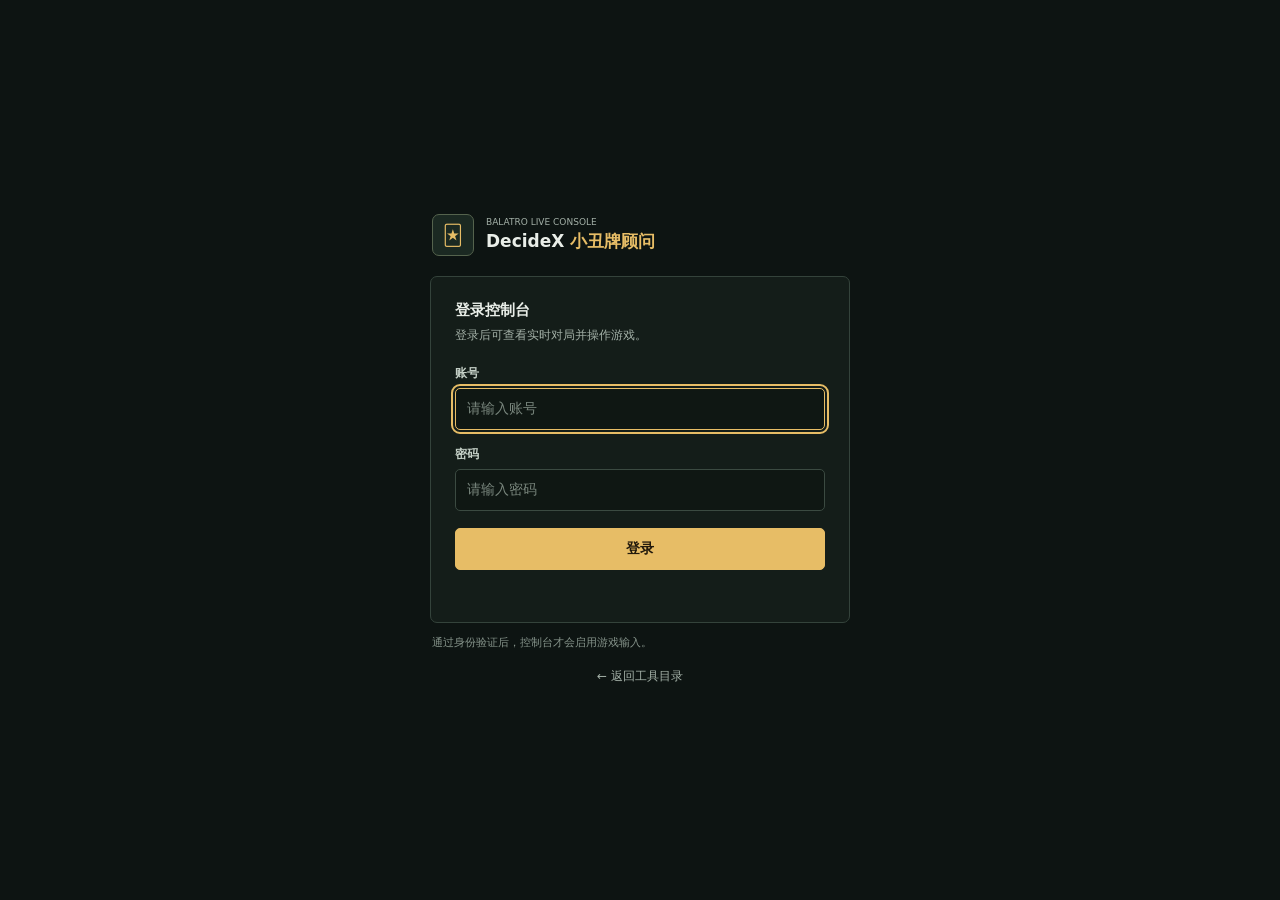
<file: tools/balatro_web/login.html>
<!DOCTYPE html>
<html lang="zh">
<head>
<meta charset="utf-8">
<title>登录 · DecideX 小丑牌顾问</title>
<meta name="viewport" content="width=device-width, initial-scale=1">
<style>
  :root {
    --bg:#0d1412; --panel:#141d19; --line:#34433b;
    --text:#e9eee8; --dim:#a3b0a7; --gold:#e7bd66; --bad:#f19a91;
  }
  * { box-sizing:border-box; }
  body { margin:0; min-height:100vh; min-height:100svh; padding:24px 16px;
         display:grid; place-items:center; color:var(--text);
         background:var(--bg); font:14px/1.5 "Segoe UI",system-ui,sans-serif; }
  .login-shell { width:min(420px,100%); }
  .brand { display:flex; align-items:center; gap:12px; margin:0 0 20px 2px; }
  .brand-mark { width:42px; height:42px; display:grid; place-items:center; flex:none;
                border:1px solid #55634d; border-radius:7px; background:#1b2922; color:var(--gold); font-size:20px; }
  .brand-kicker { color:var(--dim); font-size:9px; line-height:1.2; }
  h1 { margin:2px 0 0; color:var(--text); font-size:17px; line-height:1.3; }
  h1 span { color:var(--gold); }
  .login-panel { padding:23px 24px 20px; border:1px solid var(--line); border-radius:7px; background:var(--panel); }
  .back-home { margin:14px 0 0; text-align:center; }
  .back-home a { color:var(--dim); font-size:12px; text-decoration:none; }
  .back-home a:hover { color:var(--text); text-decoration:underline; }
  h2 { margin:0; font-size:15px; line-height:1.4; }
  .sub { margin:5px 0 20px; color:var(--dim); font-size:12px; }
  .field { margin:0 0 15px; }
  label { display:block; margin:0 0 6px; color:#c5d0c7; font-size:12px; font-weight:600; }
  input { width:100%; min-height:42px; padding:9px 11px; border:1px solid #3b4a41; border-radius:5px;
          background:#0f1713; color:var(--text); font:inherit; }
  input::placeholder { color:#79867d; }
  input:focus-visible { border-color:var(--gold); outline:2px solid var(--gold); outline-offset:2px; }
  button { width:100%; min-height:42px; margin-top:2px; padding:9px 12px; border:1px solid var(--gold);
           border-radius:5px; background:var(--gold); color:#21190c; font:inherit; font-weight:750; cursor:pointer; }
  button:hover { background:#f0cf82; border-color:#f0cf82; }
  button:focus-visible { outline:2px solid #f4d78b; outline-offset:3px; }
  button:disabled { opacity:.62; cursor:wait; }
  .err { min-height:20px; margin-top:12px; color:var(--bad); font-size:12px; overflow-wrap:anywhere; }
  .err:empty { visibility:hidden; }
  .err:not(:empty) { padding:8px 10px; border-left:2px solid var(--bad); background:#281c1a; }
  .login-note { margin:12px 2px 0; color:#85938a; font-size:11px; }
  @media(max-width:420px) {
    body { padding:20px 14px; }
    .login-panel { padding:20px 17px 17px; }
  }
  @media(prefers-reduced-motion:reduce) {
    *,*::before,*::after { scroll-behavior:auto!important; transition-duration:.01ms!important; }
  }
</style>
</head>
<body>
<main class="login-shell">
  <div class="brand">
    <div class="brand-mark" aria-hidden="true">🃏</div>
    <div>
      <div class="brand-kicker">BALATRO LIVE CONSOLE</div>
      <h1>DecideX <span>小丑牌顾问</span></h1>
    </div>
  </div>
  <section class="login-panel" aria-labelledby="loginTitle">
    <h2 id="loginTitle">登录控制台</h2>
    <p class="sub">登录后可查看实时对局并操作游戏。</p>
    <form id="loginForm" autocomplete="off">
      <div class="field">
        <label for="user">账号</label>
        <input id="user" type="text" placeholder="请输入账号" autocomplete="username" autofocus>
      </div>
      <div class="field">
        <label for="pw">密码</label>
        <input id="pw" type="password" placeholder="请输入密码" autocomplete="current-password">
      </div>
      <button id="go" type="submit">登录</button>
      <div class="err" id="err" role="status" aria-live="polite" aria-atomic="true"></div>
    </form>
  </section>
  <p class="login-note">通过身份验证后，控制台才会启用游戏输入。</p>
  <p class="back-home"><a href="/">← 返回工具目录</a></p>
</main>
<script>
const $ = id => document.getElementById(id);
// Server-validated same-origin path injected by app.py (see _safe_next_path);
// never read `next` from the query string directly — that would be an open redirect.
const next = __NEXT_PATH__;

$('loginForm').addEventListener('submit', async (ev) => {
  ev.preventDefault();
  $('err').textContent = '';
  const user = $('user').value.trim();
  const pw = $('pw').value;
  if (!user || !pw) return;
  $('go').disabled = true;
  try {
    const r = await fetch('/api/login', {
      method: 'POST',
      headers: {'Content-Type': 'application/json', 'X-Requested-With': 'decidex-web'},
      body: JSON.stringify({user, password: pw})
    });
    if (r.ok) { location.href = next; return; }
    $('err').textContent = r.status === 403 ? '请求被拒绝(CSRF 校验失败)' : '账号或密码不正确';
  } catch (e) {
    $('err').textContent = '网络错误: ' + e.message;
  } finally {
    $('go').disabled = false;
  }
});
</script>
</body>
</html>
</file>
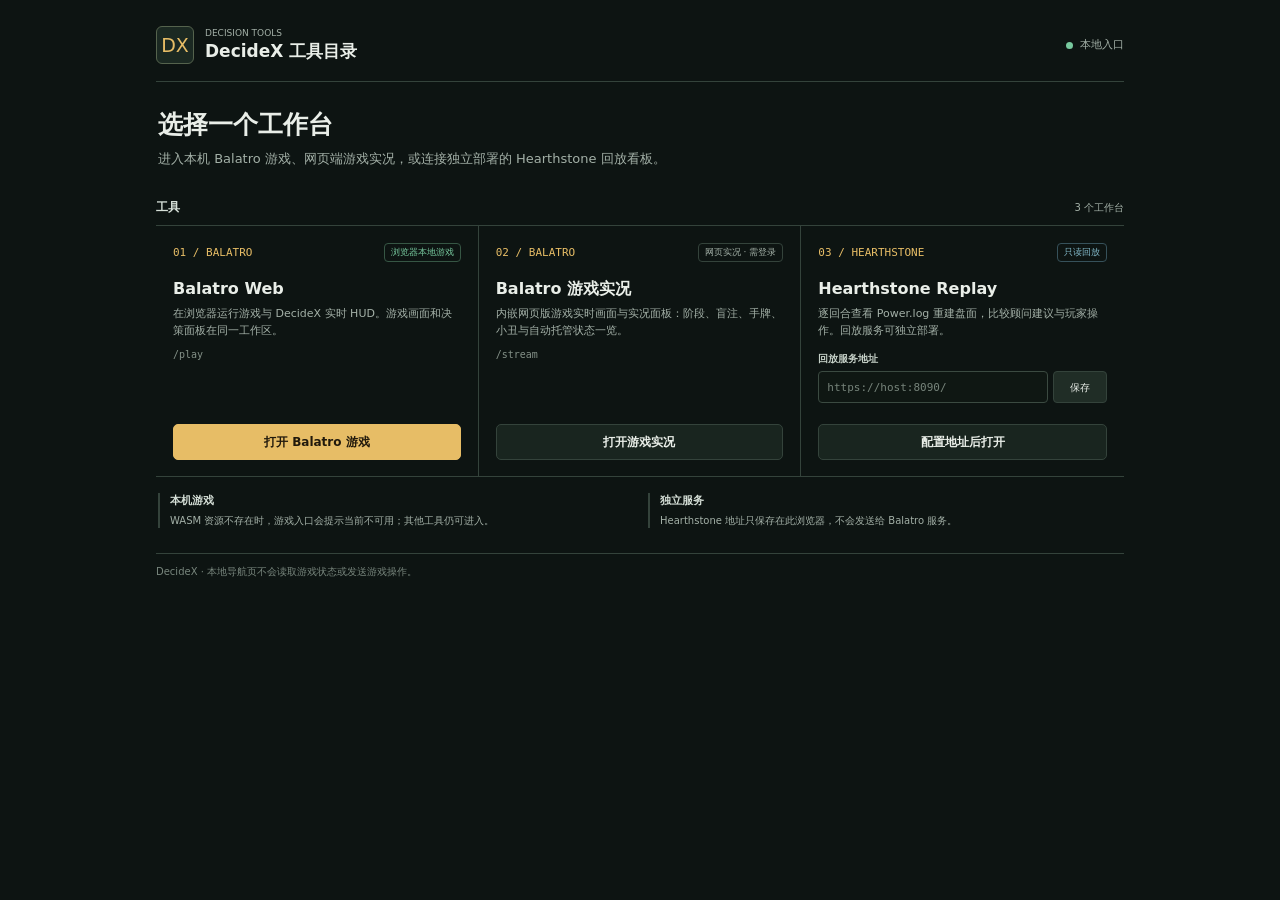
<file: tools/balatro_web/portal.html>
<!DOCTYPE html>
<html lang="zh-CN">
<head>
<meta charset="utf-8">
<meta name="viewport" content="width=device-width, initial-scale=1">
<meta name="color-scheme" content="dark">
<title>DecideX · 工具目录</title>
<style>
  :root {
    --bg:#0d1412; --surface:#141d19; --surface-2:#19251f; --line:#34433b;
    --text:#e9eee8; --muted:#a3b0a7; --gold:#e7bd66; --green:#77c99e; --blue:#83baca;
  }
  * { box-sizing:border-box; }
  body { margin:0; min-height:100vh; color:var(--text); background:var(--bg);
         font:14px/1.5 "Segoe UI",system-ui,sans-serif; }
  .shell { width:min(1040px,100%); margin:0 auto; padding:26px clamp(16px,3vw,36px) 40px; }
  .topline { display:flex; align-items:center; justify-content:space-between; gap:12px; padding-bottom:17px; border-bottom:1px solid var(--line); }
  .brand { display:flex; align-items:center; gap:11px; min-width:0; }
  .mark { width:38px; height:38px; display:grid; place-items:center; flex:none; border:1px solid #55634d; border-radius:6px; background:#1b2922; color:var(--gold); font-size:19px; }
  .eyebrow { color:var(--muted); font-size:9px; line-height:1.2; }
  h1 { margin:2px 0 0; font-size:17px; line-height:1.3; }
  .local-state { display:flex; align-items:center; gap:7px; flex:none; color:var(--muted); font-size:11px; }
  .local-state::before { content:""; width:7px; height:7px; border-radius:50%; background:var(--green); }
  .intro { padding:27px 2px 21px; }
  .intro h2 { margin:0; max-width:680px; font-size:25px; line-height:1.25; font-weight:650; }
  .intro p { margin:9px 0 0; max-width:680px; color:var(--muted); font-size:13px; }
  .section-head { display:flex; align-items:baseline; justify-content:space-between; gap:12px; margin:8px 0 9px; }
  .section-head h2 { margin:0; color:#d5dfd7; font-size:12px; font-weight:700; }
  .section-head span { color:var(--muted); font-size:10px; }
  .tools { display:grid; grid-template-columns:repeat(3,minmax(0,1fr)); border-top:1px solid var(--line); border-bottom:1px solid var(--line); }
  .tool { min-width:0; min-height:238px; padding:17px 17px 16px; display:flex; flex-direction:column; border-right:1px solid var(--line); }
  .tool:last-child { border-right:0; }
  .tool-top { display:flex; align-items:center; justify-content:space-between; gap:8px; }
  .tool-index { color:var(--gold); font:11px ui-monospace,Consolas,monospace; }
  .tag { padding:2px 6px; border:1px solid var(--line); border-radius:4px; color:var(--muted); font-size:9px; white-space:nowrap; }
  .tag.green { color:var(--green); border-color:#365644; }
  .tag.blue { color:var(--blue); border-color:#36515a; }
  .tool h3 { margin:17px 0 5px; font-size:16px; line-height:1.3; }
  .tool p { margin:0; color:var(--muted); font-size:11px; line-height:1.55; }
  .route { margin-top:10px; color:#849188; font:10px ui-monospace,Consolas,monospace; }
  .tool-action { width:100%; min-height:36px; margin-top:auto; padding:8px 10px; display:flex; align-items:center; justify-content:center;
                 border:1px solid var(--line); border-radius:5px; color:var(--text); background:var(--surface-2); font:inherit; font-size:12px; font-weight:700; text-decoration:none; cursor:pointer; }
  .tool-action:hover { border-color:#819080; background:#202d26; }
  .tool-action.primary { color:#21190c; background:var(--gold); border-color:var(--gold); }
  .tool-action.primary:hover { background:#f0cf82; border-color:#f0cf82; }
  .tool-action:focus-visible,input:focus-visible { outline:2px solid #f2d48a; outline-offset:2px; }
  .external-config { margin-top:12px; }
  .external-config label { display:block; margin-bottom:5px; color:#c5d0c7; font-size:10px; font-weight:600; }
  .url-row { display:grid; grid-template-columns:minmax(0,1fr) 54px; gap:5px; }
  input { width:100%; min-width:0; min-height:32px; padding:6px 8px; border:1px solid #3b4a41; border-radius:4px; color:var(--text); background:#0f1713; font:11px ui-monospace,Consolas,monospace; }
  input::placeholder { color:#77847b; }
  .save-url { min-height:32px; padding:5px 7px; border:1px solid var(--line); border-radius:4px; color:var(--text); background:#202d26; font:inherit; font-size:10px; cursor:pointer; }
  .save-url:hover { border-color:#819080; }
  .url-status { min-height:17px; margin-top:4px; color:var(--muted); font-size:10px; overflow-wrap:anywhere; }
  .url-status.error { color:#f19a91; }
  .notes { display:grid; grid-template-columns:repeat(2,minmax(0,1fr)); gap:16px; padding:16px 2px 0; }
  .note { min-width:0; padding-left:10px; border-left:2px solid var(--line); }
  .note strong { display:block; margin-bottom:3px; color:#d5dfd7; font-size:11px; }
  .note span { display:block; color:var(--muted); font-size:10px; }
  footer { margin-top:25px; padding-top:10px; border-top:1px solid var(--line); color:#78867d; font-size:10px; }
  @media(max-width:760px) {
    .shell { padding:17px 13px 28px; }
    .intro { padding:22px 2px 17px; }
    .intro h2 { font-size:21px; }
    .tools { grid-template-columns:minmax(0,1fr); }
    .tool { min-height:0; padding:15px 12px; border-right:0; border-bottom:1px solid var(--line); }
    .tool:last-child { border-bottom:0; }
    .tool h3 { margin:10px 0 4px; }
    .route { margin-top:6px; }
    .tool-action { margin-top:12px; }
    .notes { grid-template-columns:minmax(0,1fr); gap:11px; }
  }
  @media(max-width:380px) {
    .local-state { font-size:10px; }
    .brand { gap:8px; }
    h1 { font-size:15px; }
  }
  @media(prefers-reduced-motion:reduce) {
    *,*::before,*::after { scroll-behavior:auto!important; transition-duration:.01ms!important; }
  }
</style>
</head>
<body>
<main class="shell" id="toolDirectory">
  <header class="topline">
    <div class="brand">
      <div class="mark" aria-hidden="true">DX</div>
      <div><div class="eyebrow">DECISION TOOLS</div><h1>DecideX 工具目录</h1></div>
    </div>
    <div class="local-state">本地入口</div>
  </header>

  <section class="intro" aria-labelledby="introTitle">
    <h2 id="introTitle">选择一个工作台</h2>
    <p>进入本机 Balatro 游戏、网页端游戏实况，或连接独立部署的 Hearthstone 回放看板。</p>
  </section>

  <section aria-labelledby="toolsTitle">
    <div class="section-head"><h2 id="toolsTitle">工具</h2><span>3 个工作台</span></div>
    <div class="tools">
      <article class="tool">
        <div class="tool-top"><span class="tool-index">01 / BALATRO</span><span class="tag green">浏览器本地游戏</span></div>
        <h3>Balatro Web</h3>
        <p>在浏览器运行游戏与 DecideX 实时 HUD。游戏画面和决策面板在同一工作区。</p>
        <span class="route">/play</span>
        <a class="tool-action primary" href="/play">打开 Balatro 游戏</a>
      </article>

      <article class="tool">
        <div class="tool-top"><span class="tool-index">02 / BALATRO</span><span class="tag">网页实况 · 需登录</span></div>
        <h3>Balatro 游戏实况</h3>
        <p>内嵌网页版游戏实时画面与实况面板：阶段、盲注、手牌、小丑与自动托管状态一览。</p>
        <span class="route">/stream</span>
        <a class="tool-action" href="/stream">打开游戏实况</a>
      </article>

      <article class="tool">
        <div class="tool-top"><span class="tool-index">03 / HEARTHSTONE</span><span class="tag blue">只读回放</span></div>
        <h3>Hearthstone Replay</h3>
        <p>逐回合查看 Power.log 重建盘面，比较顾问建议与玩家操作。回放服务可独立部署。</p>
        <div class="external-config">
          <label for="hearthstoneUrl">回放服务地址</label>
          <div class="url-row">
            <input id="hearthstoneUrl" type="url" inputmode="url" placeholder="https://host:8090/" autocomplete="url">
            <button class="save-url" id="saveHearthstoneUrl" type="button">保存</button>
          </div>
          <div class="url-status" id="urlStatus" role="status" aria-live="polite"></div>
        </div>
        <button class="tool-action" id="openHearthstone" type="button" disabled>配置地址后打开</button>
      </article>
    </div>
  </section>

  <section class="notes" aria-label="运行方式">
    <div class="note"><strong>本机游戏</strong><span>WASM 资源不存在时，游戏入口会提示当前不可用；其他工具仍可进入。</span></div>
    <div class="note"><strong>独立服务</strong><span>Hearthstone 地址只保存在此浏览器，不会发送给 Balatro 服务。</span></div>
  </section>

  <footer>DecideX · 本地导航页不会读取游戏状态或发送游戏操作。</footer>
</main>
<script>
(() => {
  const input = document.getElementById('hearthstoneUrl');
  const save = document.getElementById('saveHearthstoneUrl');
  const open = document.getElementById('openHearthstone');
  const status = document.getElementById('urlStatus');
  const storageKey = 'decidex.hearthstone.url';
  let savedUrl = '';

  function parseUrl(value) {
    try {
      const url = new URL(value.trim());
      if (!['http:', 'https:'].includes(url.protocol) || !url.hostname || url.username || url.password) return null;
      return url.href;
    } catch (_) {
      return null;
    }
  }

  function setStatus(message, isError = false) {
    status.textContent = message;
    status.classList.toggle('error', isError);
  }

  try {
    savedUrl = parseUrl(localStorage.getItem(storageKey) || '') || '';
  } catch (_) {
    savedUrl = '';
  }
  if (savedUrl) {
    input.value = savedUrl;
    open.disabled = false;
    open.textContent = '打开回放看板';
    setStatus('地址已保存在此浏览器。');
  }

  save.addEventListener('click', () => {
    const parsed = parseUrl(input.value);
    if (!parsed) {
      savedUrl = '';
      open.disabled = true;
      open.textContent = '配置地址后打开';
      setStatus('请输入有效的 HTTP 或 HTTPS 地址。', true);
      return;
    }
    try {
      localStorage.setItem(storageKey, parsed);
    } catch (_) {
      setStatus('浏览器无法保存地址，请检查本地存储设置。', true);
      return;
    }
    savedUrl = parsed;
    input.value = parsed;
    open.disabled = false;
    open.textContent = '打开回放看板';
    setStatus('地址已保存在此浏览器。');
  });

  open.addEventListener('click', () => {
    const parsed = parseUrl(savedUrl);
    if (parsed) window.open(parsed, '_blank', 'noopener,noreferrer');
  });
})();
</script>
</body>
</html>
</file>
